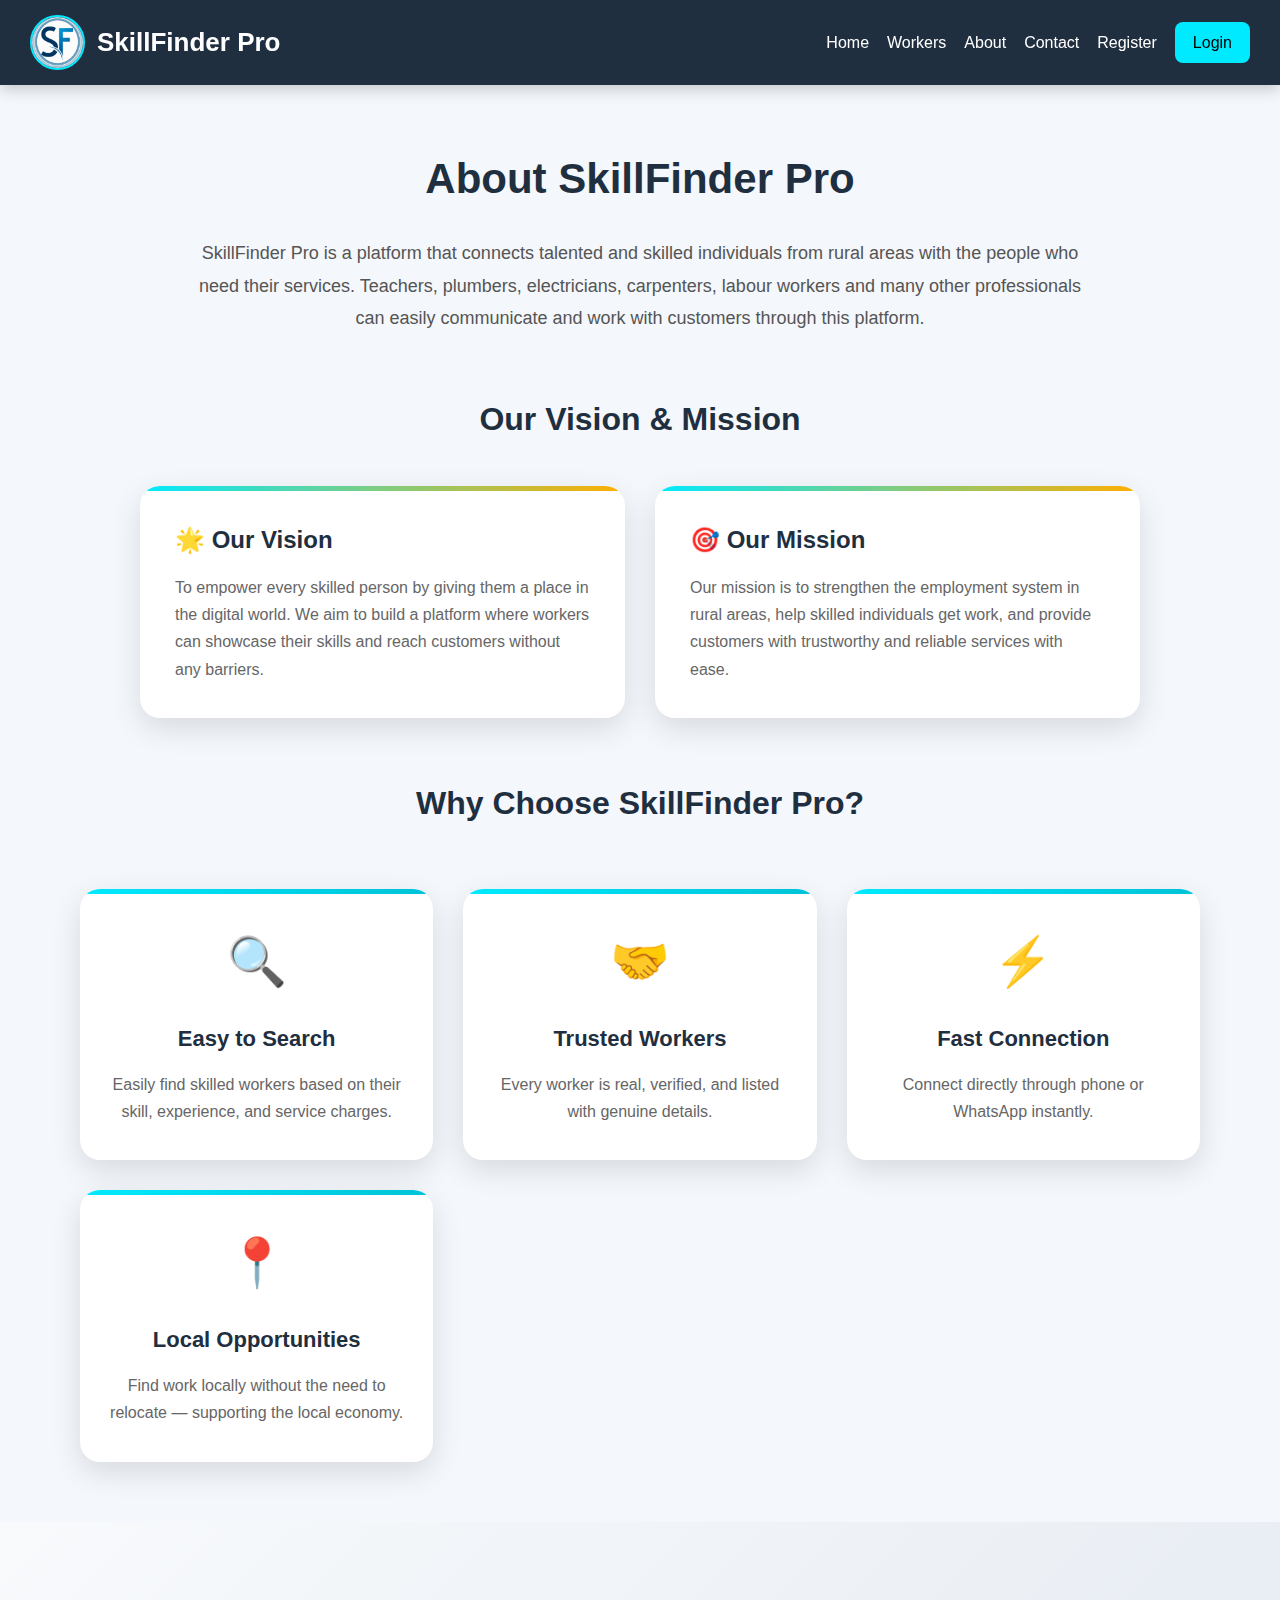
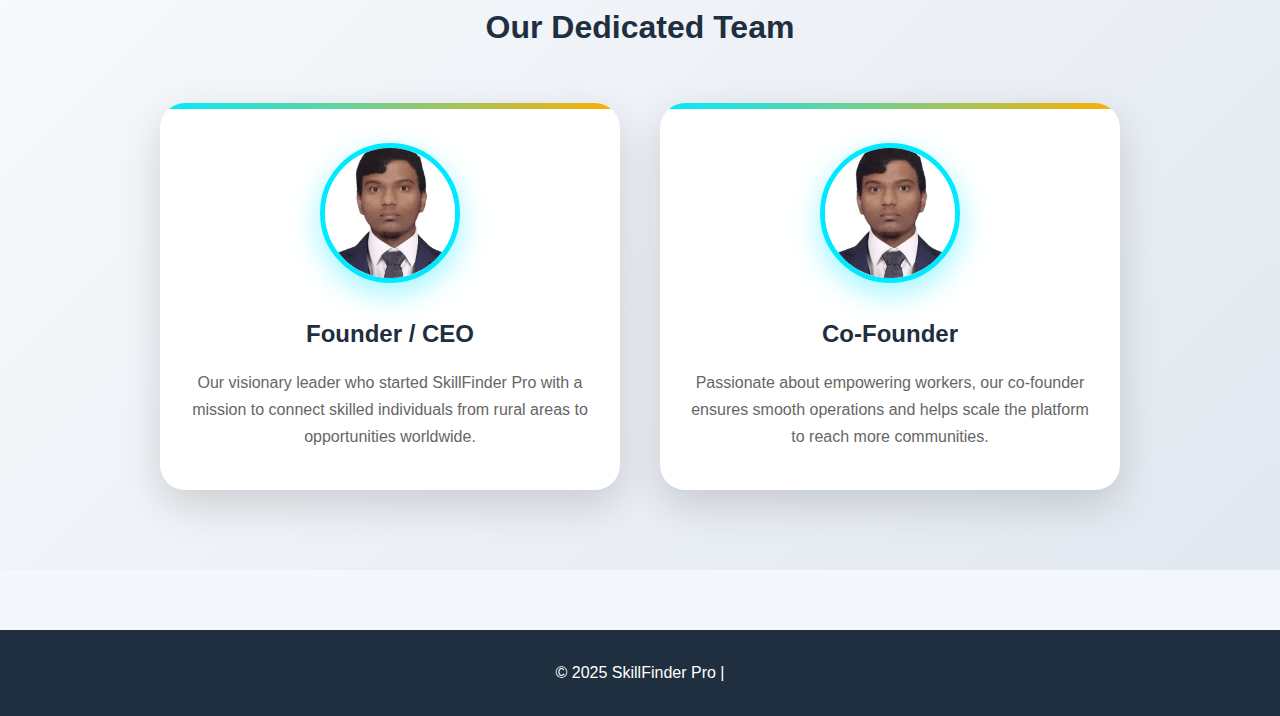
<file: about.html>
<!DOCTYPE html>
<html lang="en">
<head>
    <meta charset="UTF-8">
    <title>About - SkillFinder Pro</title>
    <meta name="viewport" content="width=device-width, initial-scale=1.0">
    <link rel="stylesheet" href="assets/css/about.css">
</head>

<body>
    <!-- HEADER  -->
    <header>
        <div class="logo-container">
            <img src="assets/images/logo.jpg" alt="Logo" class="logo-img">
            <h2 class="logo">SkillFinder Pro</h2>
        </div>
        
        <button class="hamburger" id="hamburger">☰</button>
        
        <nav id="nav-links">
            <a href="index.html">Home</a>
            <a href="workers.html">Workers</a>
            <a href="about.html">About</a>
            <a href="contact.html">Contact</a>
            <a href="register.html">Register</a>
            <a href="login.html" class="login-btn">Login</a>
        </nav>
    </header>

    <!-- ABOUT CONTENT -->
    <div class="about-container">
        <h1 class="about-title">About SkillFinder Pro</h1>

        <p class="about-text">
            SkillFinder Pro is a platform that connects talented and skilled individuals from rural areas
            with the people who need their services. Teachers, plumbers, electricians, carpenters, labour workers 
            and many other professionals can easily communicate and work with customers through this platform.
        </p>

        <!-- MISSION - VISION -->
        <div class="mv-box">
            <h2 class="mv-title">Our Vision & Mission</h2>
            <div class="mv-grid">
                <div class="mv-card">
                    <h3>🌟 Our Vision</h3>
                    <p>To empower every skilled person by giving them a place in the digital world. We aim to build a platform where workers can showcase their skills and reach customers without any barriers.</p>
                </div>
                <div class="mv-card">
                    <h3>🎯 Our Mission</h3>
                    <p>Our mission is to strengthen the employment system in rural areas, help skilled individuals get work, and provide customers with trustworthy and reliable services with ease.</p>
                </div>
            </div>
        </div>

        <!-- WHY CHOOSE US -->
        <h2 class="why-title">Why Choose SkillFinder Pro?</h2>
        <div class="cards">
            <div class="card">
                <div class="card-icon">🔍</div>
                <h3>Easy to Search</h3>
                <p>Easily find skilled workers based on their skill, experience, and service charges.</p>
            </div>
            <div class="card">
                <div class="card-icon">🤝</div>
                <h3>Trusted Workers</h3>
                <p>Every worker is real, verified, and listed with genuine details.</p>
            </div>
            <div class="card">
                <div class="card-icon">⚡</div>
                <h3>Fast Connection</h3>
                <p>Connect directly through phone or WhatsApp instantly.</p>
            </div>
            <div class="card">
                <div class="card-icon">📍</div>
                <h3>Local Opportunities</h3>
                <p>Find work locally without the need to relocate — supporting the local economy.</p>
            </div>
        </div>
    </div>

    <!-- OUR TEAM SECTION -->
    <section class="our-team">
        <h2 class="team-title">Our Dedicated Team</h2>
        <div class="team-container">
            <div class="team-card">
                <img src="assets/images/cofounder.jpeg" alt="Founder / CEO" class="team-img" onerror="this.src='https://via.placeholder.com/200x200/1f2f40/ffffff?text=CEO'">
                <h3>Founder / CEO</h3>
                <p>Our visionary leader who started SkillFinder Pro with a mission to connect skilled individuals from rural areas to opportunities worldwide.</p>
            </div>
            <div class="team-card">
                <img src="assets/images/cofounder.jpeg" alt="Co-Founder" class="team-img" onerror="this.src='https://via.placeholder.com/200x200/1f2f40/ffffff?text=Co-Founder'">
                <h3>Co-Founder</h3>
                <p>Passionate about empowering workers, our co-founder ensures smooth operations and helps scale the platform to reach more communities.</p>
            </div>
        </div>
    </section>

    <!-- FOOTER -->
    <footer>
        © 2025 SkillFinder Pro | 
    </footer>

    <script src="assets/js/about.js"></script>
</body>
</html>
</file>
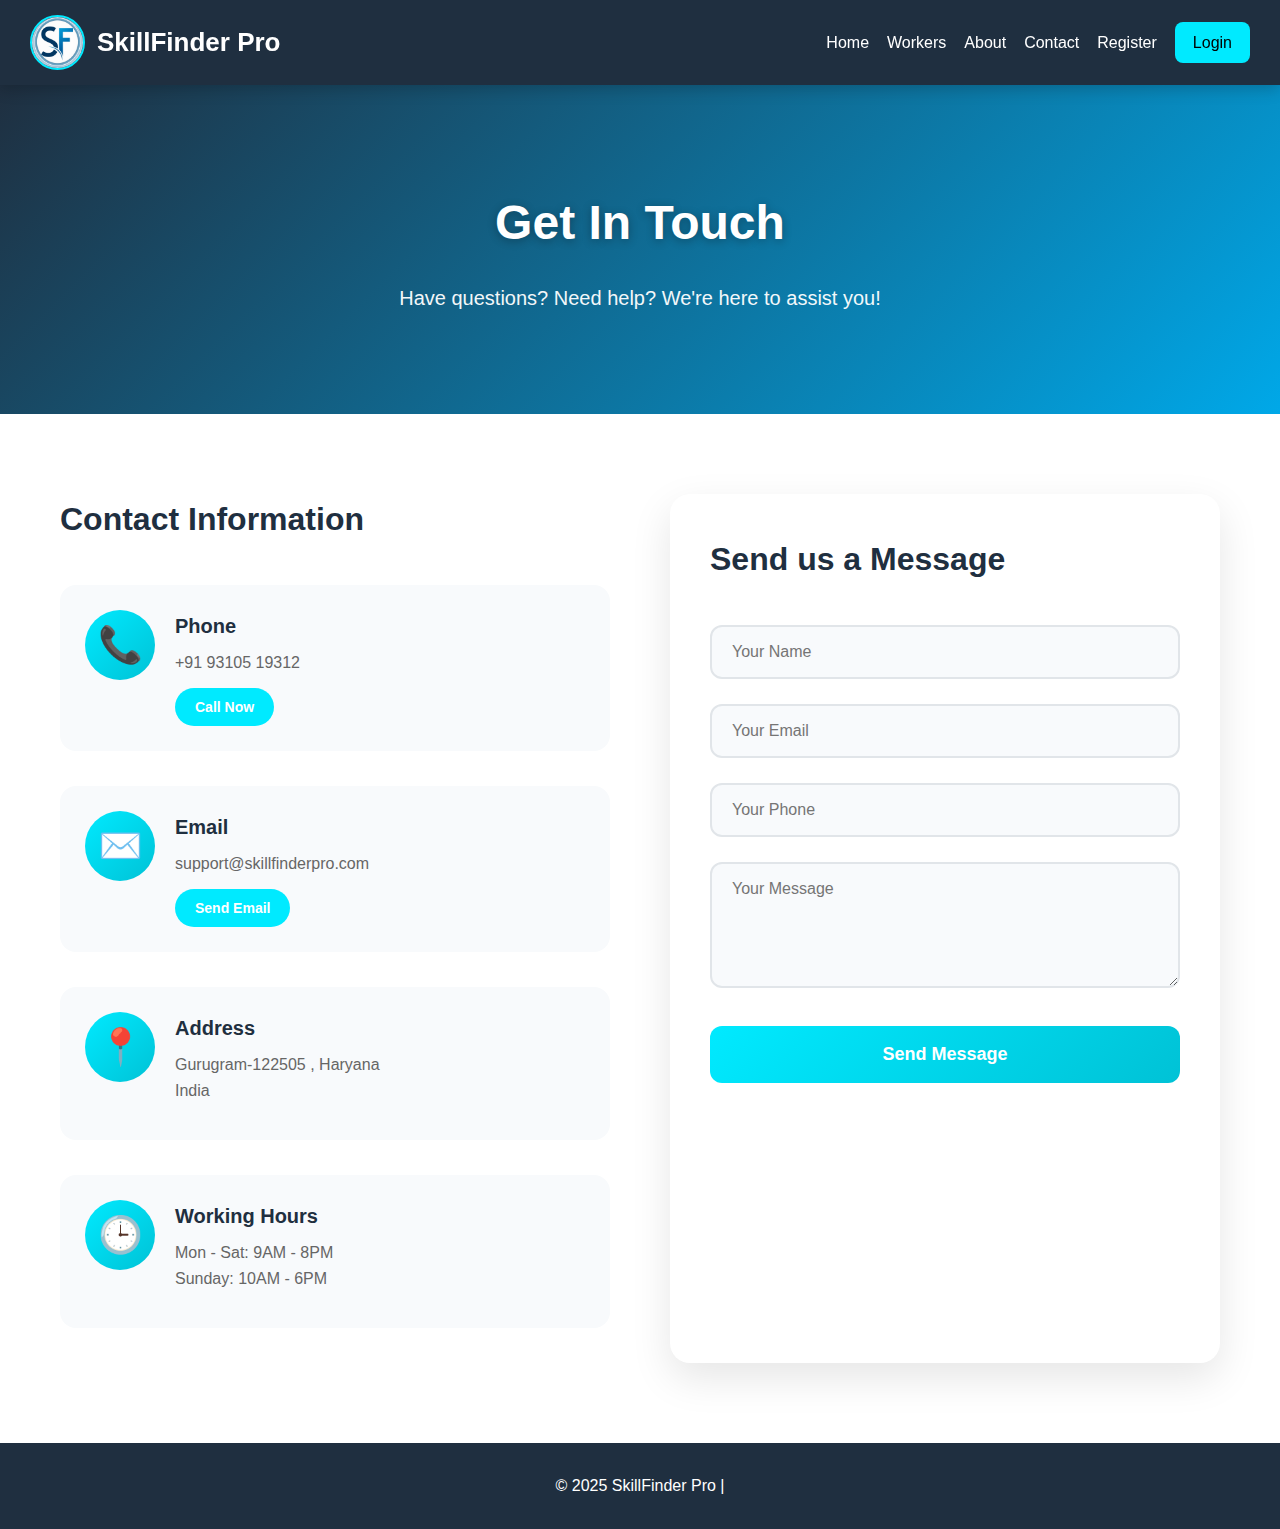
<file: contact.html>
<!DOCTYPE html>
<html lang="en">
<head>
    <meta charset="UTF-8">
    <title>Contact - SkillFinder Pro</title>
    <meta name="viewport" content="width=device-width, initial-scale=1.0">
    <link rel="stylesheet" href="assets/css/contact.css">
</head>

<body>
    <!-- HEADER -->
    <header>
        <div class="logo-container">
            <img src="assets/images/logo.jpg" alt="Logo" class="logo-img">
            <h2 class="logo">SkillFinder Pro</h2>
        </div>
        
        <button class="hamburger" id="hamburger">☰</button>
        
        <nav id="nav-links">
            <a href="index.html">Home</a>
            <a href="workers.html">Workers</a>
            <a href="about.html">About</a>
            <a href="contact.html">Contact</a>
            <a href="register.html">Register</a>
            <a href="login.html" class="login-btn">Login</a>
        </nav>
    </header>

    <main class="contact-main">
        <!-- HERO SECTION -->
        <section class="contact-hero">
            <div class="hero-content">
                <h1 class="hero-title">Get In Touch</h1>
                <p class="hero-text">Have questions? Need help? We're here to assist you!</p>
            </div>
        </section>

        <!-- CONTACT INFO & FORM -->
        <section class="contact-section">
            <div class="container">
                <div class="contact-grid">
                    <!-- CONTACT INFO -->
                    <div class="contact-info">
                        <h2 class="section-title">Contact Information</h2>
                        
                        <div class="info-item">
                            <div class="info-icon">📞</div>
                            <div class="info-details">
                                <h3>Phone</h3>
                                <p>+91 93105 19312</p>
                                <a href="tel:+919310519312" class="call-btn">Call Now</a>
                            </div>
                        </div>

                        <div class="info-item">
                            <div class="info-icon">✉️</div>
                            <div class="info-details">
                                <h3>Email</h3>
                                <p>support@skillfinderpro.com</p>
                                <a href="mailto:support@skillfinderpro.com" class="email-btn">Send Email</a>
                            </div>
                        </div>

                        <div class="info-item">
                            <div class="info-icon">📍</div>
                            <div class="info-details">
                                <h3>Address</h3>
                                <p>Gurugram-122505 , Haryana<br>India </p>
                            </div>
                        </div>

                        <div class="info-item">
                            <div class="info-icon">🕒</div>
                            <div class="info-details">
                                <h3>Working Hours</h3>
                                <p>Mon - Sat: 9AM - 8PM<br>Sunday: 10AM - 6PM</p>
                            </div>
                        </div>
                    </div>

                    <!-- CONTACT FORM -->
                    <div class="contact-form-container">
                        <h2 class="section-title">Send us a Message</h2>
                        <form class="contact-form" id="contactForm">
                            <div class="form-group">
                                <input type="text" id="name" placeholder="Your Name" required>
                            </div>
                            <div class="form-group">
                                <input type="email" id="email" placeholder="Your Email" required>
                            </div>
                            <div class="form-group">
                                <input type="tel" id="phone" placeholder="Your Phone">
                            </div>
                            <div class="form-group full-width">
                                <textarea id="message" placeholder="Your Message" rows="5" required></textarea>
                            </div>
                            <button type="submit" class="submit-btn">Send Message</button>
                        </form>
                        <div class="form-message" id="formMessage"></div>
                    </div>
                </div>
            </div>
        </section>
    </main>

    <!-- FOOTER -->
    <footer>
        © 2025 SkillFinder Pro | 
    </footer>

    <script src="assets/js/contact.js"></script>
</body>
</html>
</file>
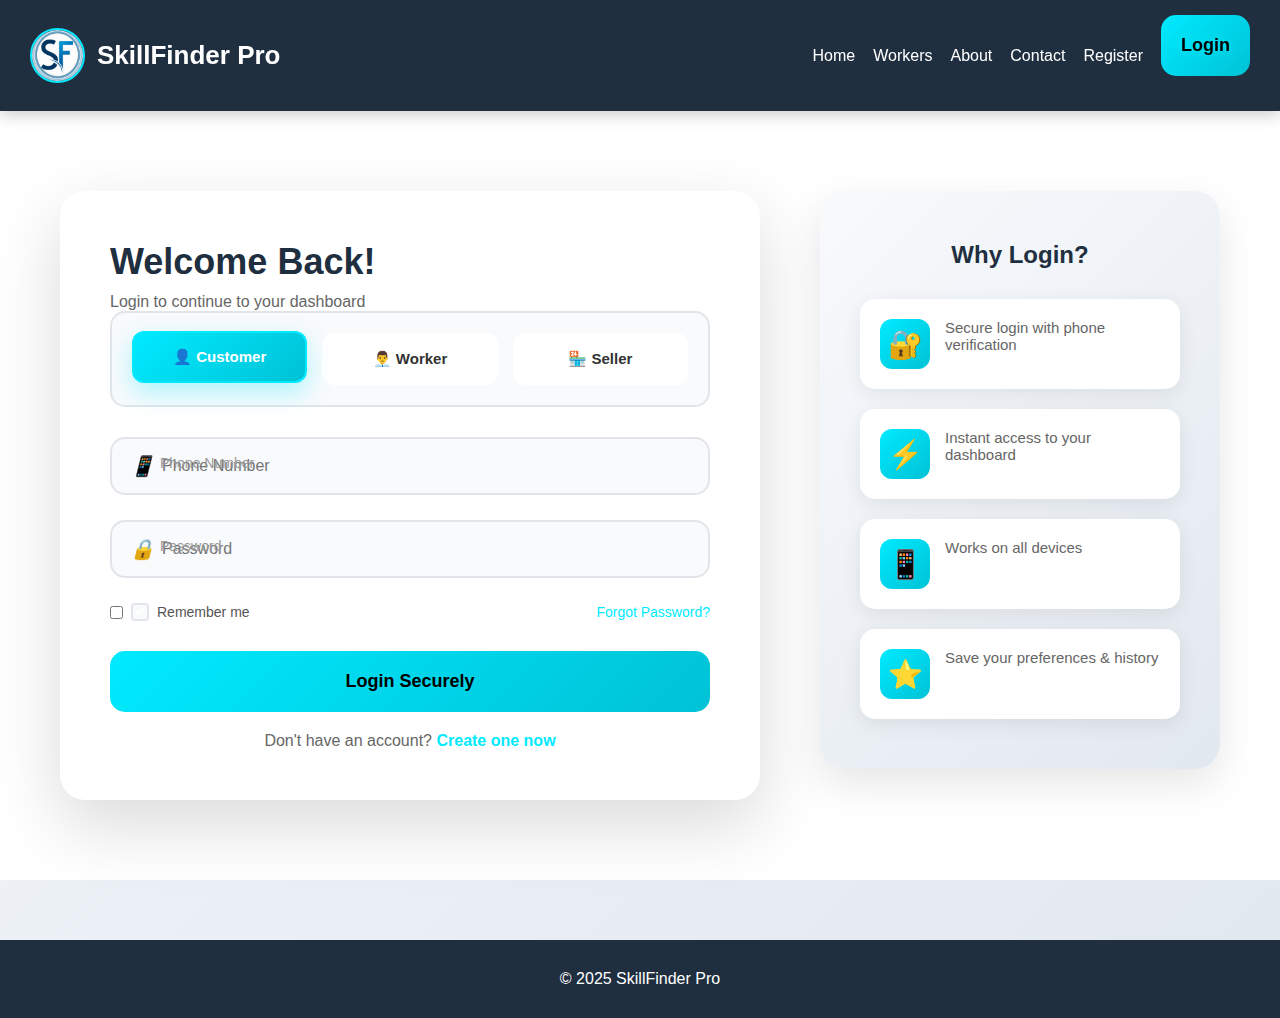
<file: login.html>
<!DOCTYPE html>
<html lang="en">
<head>
    <meta charset="UTF-8">
    <meta name="viewport" content="width=device-width, initial-scale=1.0">
    <title>Login - SkillFinder Pro</title>
    <link rel="stylesheet" href="assets/css/login.css">
</head>

<body>
    <!-- HEADER  -->
    <header>
        <div class="logo-container">
            <img src="assets/images/logo.jpg" alt="Logo" class="logo-img">
            <h2 class="logo">SkillFinder Pro</h2>
        </div>
        
        <button class="hamburger" id="hamburger">☰</button>
        
        <nav id="nav-links">
            <a href="index.html">Home</a>
            <a href="workers.html">Workers</a>
            <a href="about.html">About</a>
            <a href="contact.html">Contact</a>
            <a href="register.html">Register</a>
            <a href="login.html" class="login-btn active">Login</a>
        </nav>
    </header>

    <!-- LOGIN SECTION -->
    <section class="login-section">
        <div class="container">
            <div class="login-grid">
                <!-- LOGIN FORM -->
                <div class="login-box">
                    <div class="login-header">
                        <h2>Welcome Back!</h2>
                        <p>Login to continue to your dashboard</p>
                    </div>

                    <form class="login-form" id="loginForm">
                        <!-- Login Type Selection -->
                        <div class="login-type-selector">
                            <div class="login-type active" data-role="customer">
                                <input type="radio" name="userType" value="customer" id="customerRadio" checked>
                                <label for="customerRadio">👤 Customer</label>
                            </div>
                            <div class="login-type" data-role="worker">
                                <input type="radio" name="userType" value="worker" id="workerRadio">
                                <label for="workerRadio">👨‍💼 Worker</label>
                            </div>
                            <div class="login-type" data-role="seller">
                                <input type="radio" name="userType" value="seller" id="sellerRadio">
                                <label for="sellerRadio">🏪 Seller</label>
                            </div>
                        </div>

                        <!-- Login Fields -->
                        <div class="input-group">
                            <input type="text" id="loginPhone" placeholder="Phone Number" required>
                            <label>Phone Number</label>
                            <i class="icon">📱</i>
                        </div>

                        <div class="input-group">
                            <input type="password" id="loginPassword" placeholder="Password" required>
                            <label>Password</label>
                            <i class="icon">🔒</i>
                        </div>

                        <div class="form-options">
                            <label class="checkbox-container">
                                <input type="checkbox" id="rememberMe">
                                <span class="checkmark"></span>
                                Remember me
                            </label>
                            <a href="#" class="forgot-password">Forgot Password?</a>
                        </div>

                        <button type="submit" class="login-btn">Login Securely</button>
                    </form>

                    <div class="login-footer">
                        <p>Don't have an account? <a href="register.html">Create one now</a></p>
                    </div>

                    <div class="login-message" id="loginMessage"></div>
                </div>

                <!-- LOGIN BENEFITS -->
                <div class="login-benefits">
                    <h3>Why Login?</h3>
                    <div class="benefits-grid">
                        <div class="benefit-item">
                            <div class="benefit-icon">🔐</div>
                            <p>Secure login with phone verification</p>
                        </div>
                        <div class="benefit-item">
                            <div class="benefit-icon">⚡</div>
                            <p>Instant access to your dashboard</p>
                        </div>
                        <div class="benefit-item">
                            <div class="benefit-icon">📱</div>
                            <p>Works on all devices</p>
                        </div>
                        <div class="benefit-item">
                            <div class="benefit-icon">⭐</div>
                            <p>Save your preferences & history</p>
                        </div>
                    </div>
                </div>
            </div>
        </div>
    </section>

    <!-- FOOTER -->
    <footer>
        © 2025 SkillFinder Pro 
    </footer>

    <script src="assets/js/login.js"></script>
</body>
</html>
</file>
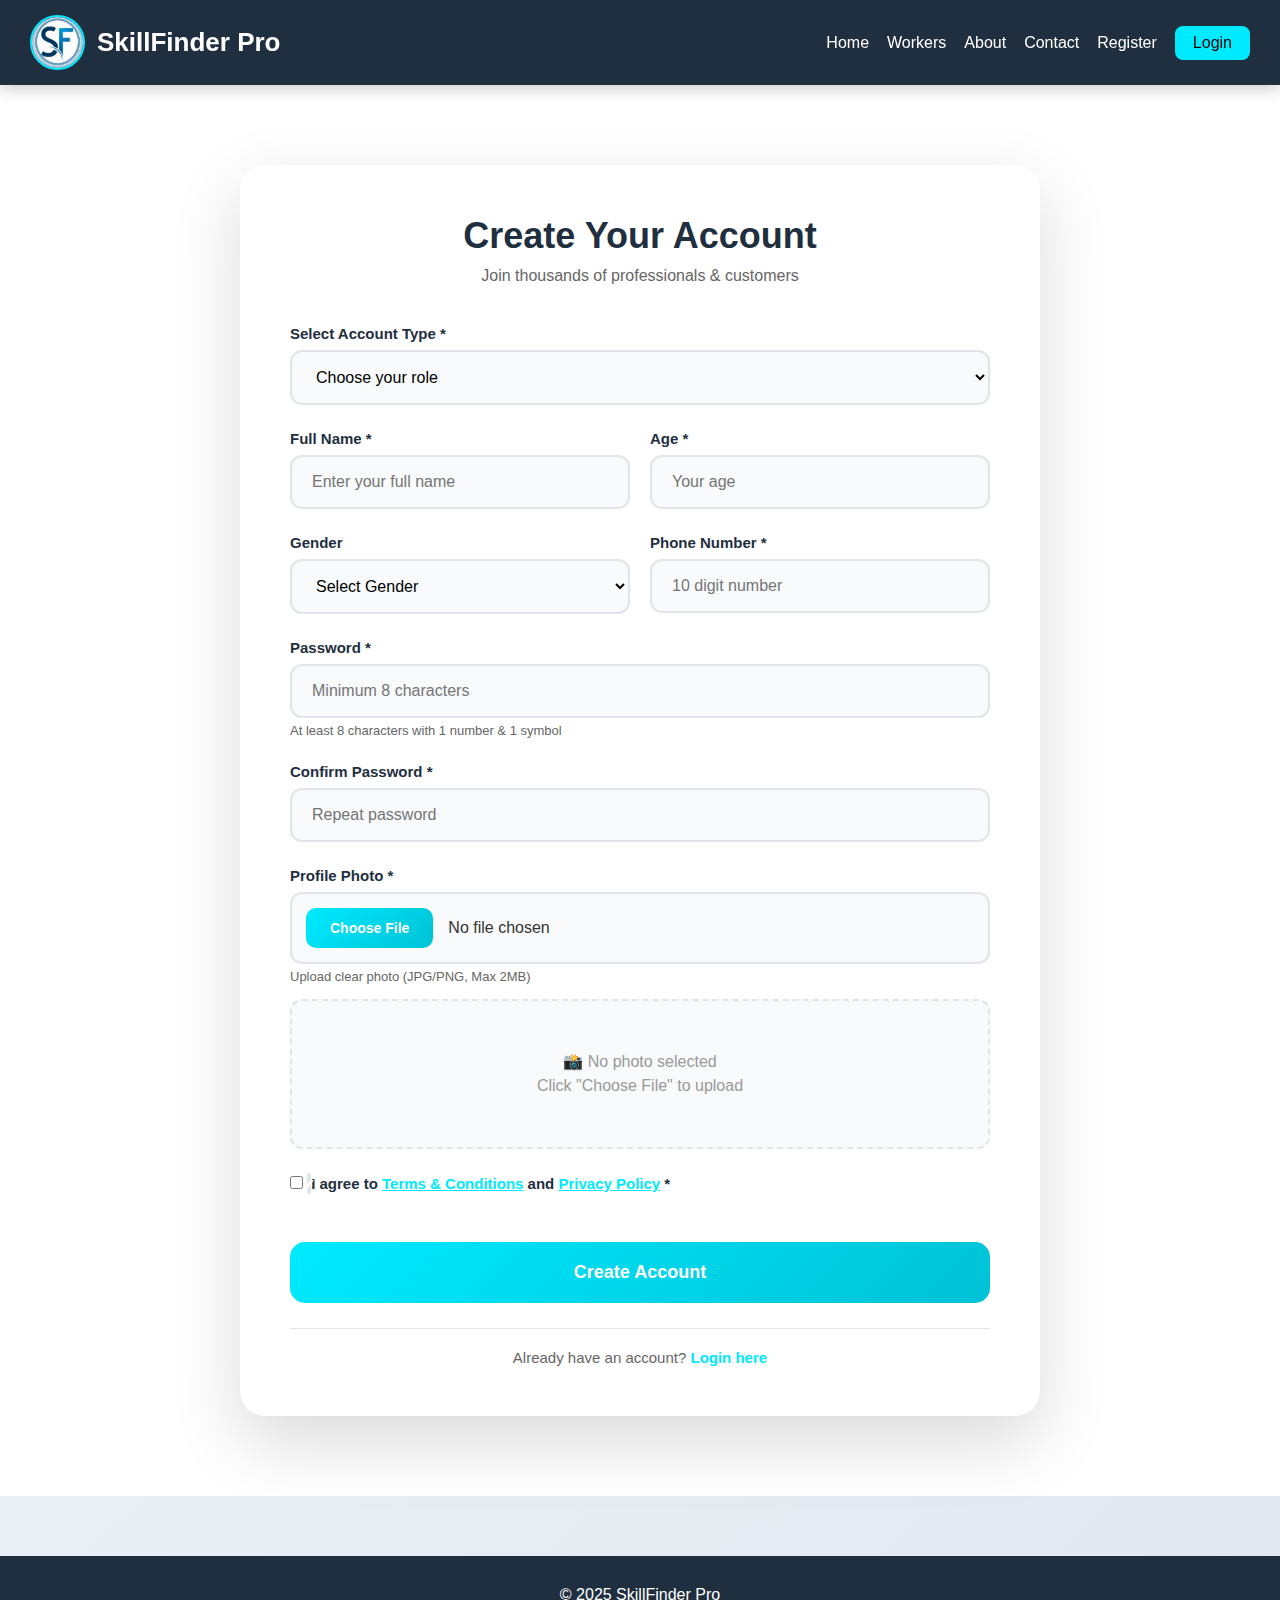
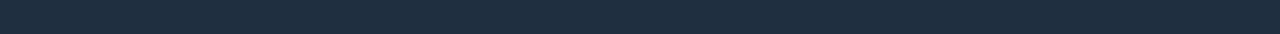
<file: register.html>
<!DOCTYPE html>
<html lang="en">
<head>
    <meta charset="UTF-8">
    <title>Register - SkillFinder Pro</title>
    <meta name="viewport" content="width=device-width, initial-scale=1.0">
    <link rel="stylesheet" href="assets/css/register.css">
</head>

<body>
    <!-- HEADER  -->
    <header>
        <div class="logo-container">
            <img src="assets/images/logo.jpg" alt="Logo" class="logo-img">
            <h2 class="logo">SkillFinder Pro</h2>
        </div>
        
        <button class="hamburger" id="hamburger">☰</button>
        
        <nav id="nav-links">
            <a href="index.html">Home</a>
            <a href="workers.html">Workers</a>
            <a href="about.html">About</a>
            <a href="contact.html">Contact</a>
            <a href="register.html">Register</a>
            <a href="login.html" class="login-btn">Login</a>
        </nav>
    </header>

    <!-- REGISTER SECTION -->
    <section class="register-section">
        <div class="container">
            <div class="form-box">
                <h2 class="form-title">Create Your Account</h2>
                <p class="form-subtitle">Join thousands of professionals & customers</p>

                <!-- Account Type -->
                <div class="form-group">
                    <label for="role">Select Account Type *</label>
                    <select id="role" onchange="toggleFields()" required>
                        <option value="">Choose your role</option>
                        <option value="worker">👨‍💼 Worker/Professional</option>
                        <option value="customer">👤 Customer</option>
                        <option value="seller">🏪 Business Owner</option>
                    </select>
                </div>

                <!-- COMMON FIELDS -->
                <div class="form-row">
                    <div class="form-group">
                        <label for="name">Full Name *</label>
                        <input type="text" id="name" placeholder="Enter your full name" required>
                    </div>
                    <div class="form-group">
                        <label for="age">Age *</label>
                        <input type="number" id="age" min="18" max="100" placeholder="Your age" required>
                    </div>
                </div>

                <div class="form-row">
                    <div class="form-group">
                        <label for="gender">Gender</label>
                        <select id="gender">
                            <option value="">Select Gender</option>
                            <option value="male">Male</option>
                            <option value="female">Female</option>
                            <option value="other">Other</option>
                        </select>
                    </div>
                    <div class="form-group">
                        <label for="phone">Phone Number *</label>
                        <input type="tel" id="phone" placeholder="10 digit number" required>
                    </div>
                </div>

                <!-- WORKER/SELLER FIELDS -->
                <div id="workerSellerFields" style="display: none;">
                    <h3 class="field-group-title">Professional Details</h3>
                    
                    <div class="form-row">
                        <div class="form-group">
                            <label for="skill">Skill / Business Type *</label>
                            <input type="text" id="skill" placeholder="Ex: Plumber, Electrician, Grocery Store" required>
                        </div>
                        <div class="form-group">
                            <label for="experience">Experience (Years) *</label>
                            <input type="number" id="experience" min="0" max="50" placeholder="0-50 years" required>
                        </div>
                    </div>

                    <div class="form-row">
                        <div class="form-group">
                            <label for="fees">Fees (₹/hr or ₹/day) *</label>
                            <input type="number" id="fees" min="50" max="5000" placeholder="Enter your charges" required>
                        </div>
                        <div class="form-group">
                            <label for="location">Village / Location *</label>
                            <input type="text" id="location" placeholder="Your village/city" required>
                        </div>
                    </div>

                    <div class="form-group">
                        <label for="photo">Profile Photo</label>
                        <input type="file" id="photo" accept="image/*">
                        <small>Upload clear photo (Max 2MB)</small>
                    </div>
                </div>

                <!-- CUSTOMER FIELDS -->
                <div id="customerFields" style="display: none;">
                    <h3 class="field-group-title">Customer Details</h3>
                    <div class="form-group">
                        <label for="address">Full Address *</label>
                        <textarea id="address" rows="3" placeholder="House no, Street, Village/City, PIN code" required></textarea>
                    </div>
                </div>

                <!-- PASSWORD -->
                <div class="form-group">
                    <label for="password">Password *</label>
                    <input type="password" id="password" placeholder="Minimum 8 characters" required>
                    <small>At least 8 characters with 1 number & 1 symbol</small>
                </div>

                <div class="form-group">
                    <label for="confirmPassword">Confirm Password *</label>
                    <input type="password" id="confirmPassword" placeholder="Repeat password" required>
                </div>

                <!-- PHOTO UPLOAD SECTION (replace existing photo field) -->
<div class="form-group">
    <label for="photo">Profile Photo *</label>
    <input type="file" id="photo" accept="image/*" required onchange="previewPhoto(this)">
    <small>Upload clear photo (JPG/PNG, Max 2MB)</small>
    <div class="photo-preview" id="photoPreview">
        <img id="previewImg" style="display: none;">
        <div id="noPhoto" class="no-photo-text">📸 No photo selected<br>Click "Choose File" to upload</div>
    </div>
</div>

                <!-- TERMS -->
                <div class="form-group checkbox-group">
                    <label class="checkbox-container">
                        <input type="checkbox" id="terms" required>
                        <span class="checkmark"></span>
                        I agree to <a href="#" style="color: #00eaff;">Terms & Conditions</a> and <a href="#" style="color: #00eaff;">Privacy Policy</a> *
                    </label>
                </div>

                <button type="submit" class="register-btn" onclick="submitForm()">Create Account</button>

                <div class="form-footer">
                    Already have an account? <a href="login.html">Login here</a>
                </div>
            </div>
        </div>
    </section>

    <!-- FOOTER -->
    <footer>
        © 2025 SkillFinder Pro 
    </footer>

    <script src="assets/js/register.js"></script>
</body>
</html>
</file>
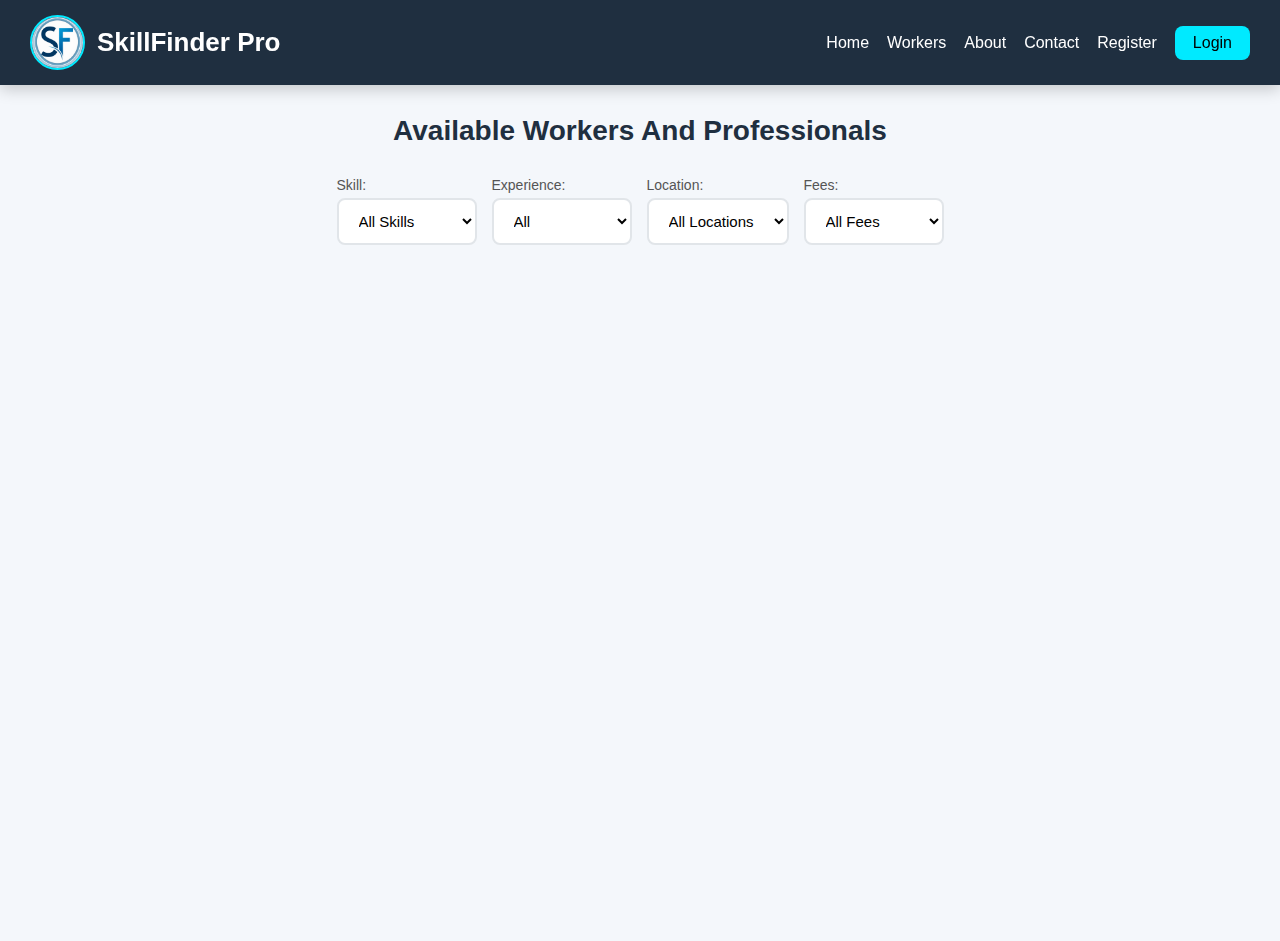
<file: workers.html>
<!DOCTYPE html>
<html lang="en">
<head>
    <meta charset="UTF-8">
    <title>Workers - SkillFinder Pro</title>
    <meta name="viewport" content="width=device-width, initial-scale=1.0">
    
    <!-- CSS -->
    <link rel="stylesheet" href="assets/css/worker.css">
</head>

<body>
    <!-- HEADER -->
    <header>
        <div class="logo-container">
            <img src="assets/images/logo.jpg" alt="Logo" class="logo-img">
            <h2 class="logo">SkillFinder Pro</h2>
        </div>
        
        <!-- HAMBURGER BUTTON -->
        <button class="hamburger" id="hamburger">☰</button>
        
        <!-- NAV WITH ID -->
        <nav id="nav-links">
            <a href="index.html">Home</a>
            <a href="workers.html">Workers</a>
            <a href="about.html">About</a>
            <a href="contact.html">Contact</a>
            <a href="register.html">Register</a>
            <a href="login.html" class="login-btn">Login</a>
        </nav>
    </header>

    <main>
        <!-- SUB HEADER -->
        <h2 class="sub-header">Available Workers And Professionals</h2>

        <!-- FILTERS -->
        <div class="filters">
            <div class="filter-group">
                <label for="filterSkill">Skill:</label>
                <select id="filterSkill">
                    <option value="">All Skills</option>
                    <option value="Teacher">Teacher</option>
                    <option value="Plumber">Plumber</option>
                    <option value="Electrician">Electrician</option>
                    <option value="Carpenter">Carpenter</option>
                    <option value="Painter">Painter</option>
                </select>
            </div>

            <div class="filter-group">
                <label for="filterExperience">Experience:</label>
                <select id="filterExperience">
                    <option value="">All</option>
                    <option value="1">1+ Years</option>
                    <option value="3">3+ Years</option>
                    <option value="5">5+ Years</option>
                </select>
            </div>

            <div class="filter-group">
                <label for="filterLocation">Location:</label>
                <select id="filterLocation">
                    <option value="">All Locations</option>
                    <option value="Gurugram">Gurugram</option>
                    <option value="Rewari">Rewari</option>
                    <option value="Jhajjar">Jhajjar</option>
                    <option value="Faridabad">Faridabad</option>
                    <option value="Other">Other</option>
                </select>
            </div>

            <div class="filter-group">
                <label for="filterFees">Fees:</label>
                <select id="filterFees">
                    <option value="">All Fees</option>
                    <option value="0-200">₹0 - 200</option>
                    <option value="200-500">₹200 - 500</option>
                    <option value="500+">₹500+</option>
                </select>
            </div>
        </div>

        <!-- WORKER CARDS -->
        <div class="worker-list" id="worker-list" role="list"></div>
    </main>

    <script src="assets/js/worker.js" defer></script>
</body>
</html>
</file>
<file: assets/css/about.css>
/* ========================= ABOUT PAGE  ========================= */
* {
    margin: 0;
    padding: 0;
    box-sizing: border-box;
    font-family: "Poppins", sans-serif;
}

body {
    background: #f4f7fb;
    color: #333;
    line-height: 1.6;
}

/* ========================= HEADER  ========================= */
header {
    width: 100%;
    padding: 15px 30px;
    background: #1f2f40;
    color: #fff;
    display: flex;
    justify-content: space-between;
    align-items: center;
    position: sticky;
    top: 0;
    z-index: 1000;
    box-shadow: 0 4px 15px rgba(0,0,0,0.2);
}

.logo-container {
    display: flex;
    align-items: center;
    gap: 12px;
}

.logo-img {
    width: 55px;
    height: 55px;
    object-fit: cover;
    border-radius: 50%;
    border: 2px solid #00eaff;
}

.logo {
    font-size: 26px;
    font-weight: bold;
}

.hamburger {
    display: none;
    font-size: 28px;
    background: none;
    border: none;
    color: #fff;
    cursor: pointer;
}

nav {
    display: flex;
    align-items: center;
}

nav a {
    margin-left: 18px;
    color: #fff;
    text-decoration: none;
    font-size: 16px;
    font-weight: 500;
    transition: 0.3s ease;
}

nav a:hover {
    color: #00eaff;
    text-shadow: 0 0 8px #00eaff;
}

.login-btn {
    padding: 8px 18px;
    background: #00eaff;
    border-radius: 8px;
    color: #000 !important;
}

/* ========================= ABOUT CONTENT ========================= */
.about-container {
    max-width: 1200px;
    margin: 60px auto;
    padding: 0 20px;
}

.about-title {
    text-align: center;
    font-size: 42px;
    color: #1f2f40;
    margin-bottom: 25px;
    font-weight: 700;
}

.about-text {
    font-size: 18px;
    text-align: center;
    color: #555;
    line-height: 1.8;
    max-width: 900px;
    margin: 0 auto 50px auto;
}

/* ========================= MISSION & VISION ========================= */
.mv-box {
    margin: 60px 0;
}

.mv-title, .why-title, .team-title {
    text-align: center;
    font-size: 32px;
    color: #1f2f40;
    margin-bottom: 40px;
    font-weight: 700;
}

.mv-grid {
    display: grid;
    grid-template-columns: repeat(auto-fit, minmax(350px, 1fr));
    gap: 30px;
    max-width: 1000px;
    margin: 0 auto;
}

.mv-card {
    background: #fff;
    padding: 35px;
    border-radius: 20px;
    box-shadow: 0 10px 30px rgba(0,0,0,0.12);
    transition: all 0.4s ease;
    position: relative;
    overflow: hidden;
}

.mv-card::before {
    content: '';
    position: absolute;
    top: 0;
    left: 0;
    right: 0;
    height: 5px;
    background: linear-gradient(90deg, #00eaff, #ffae00);
}

.mv-card:hover {
    transform: translateY(-10px);
    box-shadow: 0 20px 40px rgba(0,0,0,0.2);
}

.mv-card h3 {
    font-size: 24px;
    color: #1f2f40;
    margin-bottom: 15px;
    font-weight: 700;
}

.mv-card p {
    font-size: 16px;
    color: #666;
    line-height: 1.7;
}

/* ========================= WHY CHOOSE US CARDS ========================= */
.cards {
    display: grid;
    grid-template-columns: repeat(auto-fit, minmax(280px, 1fr));
    gap: 30px;
    max-width: 1200px;
    margin: 60px auto;
    padding: 0 20px;
}

.card {
    background: #fff;
    padding: 35px 25px;
    border-radius: 20px;
    text-align: center;
    box-shadow: 0 10px 30px rgba(0,0,0,0.12);
    transition: all 0.4s ease;
    position: relative;
    overflow: hidden;
}

.card::before {
    content: '';
    position: absolute;
    top: 0;
    left: 0;
    right: 0;
    height: 5px;
    background: linear-gradient(135deg, #00eaff, #00c2d6);
}

.card:hover {
    transform: translateY(-12px);
    box-shadow: 0 25px 50px rgba(0,0,0,0.2);
}

.card-icon {
    font-size: 48px;
    margin-bottom: 20px;
    display: block;
}

.card h3 {
    font-size: 22px;
    color: #1f2f40;
    margin-bottom: 15px;
    font-weight: 700;
}

.card p {
    font-size: 16px;
    color: #666;
    line-height: 1.7;
}

/* ========================= TEAM SECTION ========================= */
.our-team {
    background: linear-gradient(135deg, #f8fafc 0%, #e2e8f0 100%);
    padding: 80px 0;
    margin: 60px 0;
}

.team-title {
    text-align: center;
    font-size: 32px;
    color: #1f2f40;
    margin-bottom: 50px;
}

.team-container {
    display: grid;
    grid-template-columns: repeat(auto-fit, minmax(320px, 1fr));
    gap: 40px;
    max-width: 1000px;
    margin: 0 auto;
    padding: 0 20px;
}

.team-card {
    background: #fff;
    padding: 40px 30px;
    border-radius: 25px;
    text-align: center;
    box-shadow: 0 15px 40px rgba(0,0,0,0.15);
    transition: all 0.4s ease;
    position: relative;
    overflow: hidden;
}

.team-card::before {
    content: '';
    position: absolute;
    top: 0;
    left: 0;
    right: 0;
    height: 6px;
    background: linear-gradient(90deg, #00eaff, #ffae00);
}

.team-card:hover {
    transform: translateY(-15px);
    box-shadow: 0 30px 60px rgba(0,0,0,0.25);
}

.team-img {
    width: 140px;
    height: 140px;
    border-radius: 50%;
    margin: 0 auto 25px auto;
    object-fit: cover;
    border: 5px solid #00eaff;
    box-shadow: 0 10px 30px rgba(0,234,255,0.4);
}

.team-card h3 {
    font-size: 24px;
    color: #1f2f40;
    margin-bottom: 15px;
    font-weight: 700;
}

.team-card p {
    font-size: 16px;
    color: #666;
    line-height: 1.7;
}

/* ========================= FOOTER ========================= */
footer {
    background: #1f2f40;
    padding: 30px;
    text-align: center;
    color: #fff;
    font-size: 16px;
}

/* ========================= MOBILE RESPONSIVE ========================= */
@media (max-width: 768px) {
    header {
        padding: 12px 20px;
    }
    
    .logo-img {
        width: 45px;
        height: 45px;
    }
    
    .logo {
        font-size: 22px;
    }
    
    .hamburger {
        display: block;
    }
    
    #nav-links {
        display: none !important;
        position: absolute;
        top: 100%;
        left: 0;
        width: 100%;
        background: #1f2f40;
        flex-direction: column;
        padding: 20px 0;
        border-top: 2px solid #00eaff;
        box-shadow: 0 5px 20px rgba(0,0,0,0.3);
        z-index: 999;
    }
    
    #nav-links.active {
        display: flex !important;
    }
    
    #nav-links a {
        margin: 8px 0;
        padding: 15px 20px;
        font-size: 17px;
        border-bottom: 1px solid rgba(255,255,255,0.1);
        display: block;
    }
    
    header {
        position: relative;
    }
    
    .about-title, .mv-title, .why-title, .team-title {
        font-size: 28px;
    }
    
    .about-text {
        font-size: 16px;
        padding: 0 15px;
    }
    
    .mv-grid, .cards, .team-container {
        grid-template-columns: 1fr;
        gap: 25px;
    }
    
    .mv-card, .card, .team-card {
        padding: 25px 20px;
    }
    
    .team-img {
        width: 120px;
        height: 120px;
    }
    
    .about-container {
        padding: 0 15px;
        margin: 40px auto;
    }
    
    .our-team {
        padding: 50px 0;
        margin: 40px 0;
    }
}

@media (max-width: 480px) {
    .about-title, .mv-title, .why-title, .team-title {
        font-size: 24px;
    }
    
    .cards {
        gap: 20px;
        padding: 0 10px;
    }
    
    .team-img {
        width: 100px;
        height: 100px;
    }
}
</file>
<file: assets/css/contact.css>
/* ========================= CONTACT PAGE  ========================= */
* {
    margin: 0;
    padding: 0;
    box-sizing: border-box;
    font-family: "Poppins", sans-serif;
}

body {
    background: #f4f7fb;
    color: #333;
    line-height: 1.6;
}

/* HEADER  */
header {
    width: 100%;
    padding: 15px 30px;
    background: #1f2f40;
    color: #fff;
    display: flex;
    justify-content: space-between;
    align-items: center;
    position: sticky;
    top: 0;
    z-index: 1000;
    box-shadow: 0 4px 15px rgba(0,0,0,0.2);
}

.logo-container {
    display: flex;
    align-items: center;
    gap: 12px;
}

.logo-img {
    width: 55px;
    height: 55px;
    object-fit: cover;
    border-radius: 50%;
    border: 2px solid #00eaff;
}

.logo {
    font-size: 26px;
    font-weight: bold;
}

.hamburger {
    display: none;
    font-size: 28px;
    background: none;
    border: none;
    color: #fff;
    cursor: pointer;
}

nav {
    display: flex;
    align-items: center;
}

nav a {
    margin-left: 18px;
    color: #fff;
    text-decoration: none;
    font-size: 16px;
    font-weight: 500;
    transition: 0.3s ease;
}

nav a:hover {
    color: #00eaff;
    text-shadow: 0 0 8px #00eaff;
}

.login-btn {
    padding: 8px 18px;
    background: #00eaff;
    border-radius: 8px;
    color: #000 !important;
}

/* HERO SECTION */
.contact-hero {
    background: linear-gradient(135deg, #1f2f40 0%, #00a8e8 100%);
    padding: 100px 0;
    text-align: center;
    color: white;
}

.hero-content {
    max-width: 600px;
    margin: 0 auto;
    padding: 0 20px;
}

.hero-title {
    font-size: 48px;
    font-weight: 700;
    margin-bottom: 20px;
    text-shadow: 0 2px 10px rgba(0,0,0,0.3);
}

.hero-text {
    font-size: 20px;
    opacity: 0.95;
}

/* CONTACT SECTION */
.contact-section {
    padding: 80px 0;
    background: white;
}

.container {
    max-width: 1200px;
    margin: 0 auto;
    padding: 0 20px;
}

.contact-grid {
    display: grid;
    grid-template-columns: 1fr 1fr;
    gap: 60px;
}

.section-title {
    font-size: 32px;
    color: #1f2f40;
    margin-bottom: 40px;
    font-weight: 700;
}

.info-item {
    display: flex;
    gap: 20px;
    margin-bottom: 35px;
    padding: 25px;
    background: #f8fafc;
    border-radius: 16px;
    transition: all 0.3s ease;
}

.info-item:hover {
    transform: translateX(10px);
    box-shadow: 0 15px 30px rgba(0,0,0,0.1);
}

.info-icon {
    font-size: 36px;
    width: 70px;
    height: 70px;
    background: linear-gradient(135deg, #00eaff, #00c2d6);
    border-radius: 50%;
    display: flex;
    align-items: center;
    justify-content: center;
    color: white;
    flex-shrink: 0;
}

.info-details h3 {
    font-size: 20px;
    color: #1f2f40;
    margin-bottom: 8px;
    font-weight: 600;
}

.info-details p {
    color: #666;
    margin-bottom: 12px;
    font-size: 16px;
}

.call-btn, .email-btn {
    display: inline-block;
    padding: 8px 20px;
    background: #00eaff;
    color: white;
    text-decoration: none;
    border-radius: 25px;
    font-size: 14px;
    font-weight: 600;
    transition: all 0.3s ease;
}

.call-btn:hover, .email-btn:hover {
    transform: translateY(-2px);
    box-shadow: 0 8px 20px rgba(0,234,255,0.4);
}

/* CONTACT FORM */
.contact-form-container {
    background: #fff;
    padding: 40px;
    border-radius: 20px;
    box-shadow: 0 15px 40px rgba(0,0,0,0.1);
}

.form-group {
    margin-bottom: 25px;
}

.form-group.full-width {
    margin-bottom: 30px;
}

.form-group input,
.form-group textarea {
    width: 100%;
    padding: 16px 20px;
    border: 2px solid #e1e5e9;
    border-radius: 12px;
    font-size: 16px;
    font-family: inherit;
    transition: all 0.3s ease;
    background: #f8fafc;
}

.form-group input:focus,
.form-group textarea:focus {
    outline: none;
    border-color: #00eaff;
    box-shadow: 0 0 0 3px rgba(0,234,255,0.1);
    background: white;
}

.form-group textarea {
    resize: vertical;
    min-height: 120px;
}

.submit-btn {
    width: 100%;
    padding: 18px;
    background: linear-gradient(135deg, #00eaff, #00c2d6);
    color: white;
    border: none;
    border-radius: 12px;
    font-size: 18px;
    font-weight: 600;
    cursor: pointer;
    transition: all 0.3s ease;
}

.submit-btn:hover {
    transform: translateY(-3px);
    box-shadow: 0 15px 30px rgba(0,234,255,0.4);
}

.form-message {
    margin-top: 20px;
    padding: 15px;
    border-radius: 10px;
    text-align: center;
    font-weight: 500;
    display: none;
}

.form-message.success {
    background: #d4edda;
    color: #155724;
    border: 1px solid #c3e6cb;
}

.form-message.error {
    background: #f8d7da;
    color: #721c24;
    border: 1px solid #f5c6cb;
}

/* FOOTER */
footer {
    background: #1f2f40;
    padding: 30px;
    text-align: center;
    color: #fff;
    font-size: 16px;
}

/* MOBILE RESPONSIVE */
@media (max-width: 768px) {
    header {
        padding: 12px 20px;
    }
    
    .logo-img {
        width: 45px;
        height: 45px;
    }
    
    .logo {
        font-size: 22px;
    }
    
    .hamburger {
        display: block;
    }
    
    #nav-links {
        display: none !important;
        position: absolute;
        top: 100%;
        left: 0;
        width: 100%;
        background: #1f2f40;
        flex-direction: column;
        padding: 20px 0;
        border-top: 2px solid #00eaff;
        box-shadow: 0 5px 20px rgba(0,0,0,0.3);
        z-index: 999;
    }
    
    #nav-links.active {
        display: flex !important;
    }
    
    #nav-links a {
        margin: 8px 0;
        padding: 15px 20px;
        font-size: 17px;
        border-bottom: 1px solid rgba(255,255,255,0.1);
        display: block;
    }
    
    .contact-hero {
        padding: 80px 0;
    }
    
    .hero-title {
        font-size: 36px;
    }
    
    .contact-grid {
        grid-template-columns: 1fr;
        gap: 40px;
    }
    
    .section-title {
        font-size: 28px;
    }
    
    .info-item {
        padding: 20px;
    }
    
    .contact-form-container {
        padding: 30px 25px;
    }
    
    .form-group input,
    .form-group textarea {
        padding: 14px 18px;
    }
}

@media (max-width: 480px) {
    .hero-title {
        font-size: 28px;
    }
    
    .section-title {
        font-size: 24px;
    }
}
</file>
<file: assets/css/login.css>
/* ========================= LOGIN PAGE - PROFESSIONAL DESIGN ========================= */
* {
    margin: 0;
    padding: 0;
    box-sizing: border-box;
    font-family: "Poppins", sans-serif;
}

body {
    background: linear-gradient(135deg, #f4f7fb 0%, #e2e8f0 100%);
    color: #333;
    min-height: 100vh;
}

/* HEADER (SAME AS OTHERS) */
header {
    width: 100%;
    padding: 15px 30px;
    background: #1f2f40;
    color: #fff;
    display: flex;
    justify-content: space-between;
    align-items: center;
    position: sticky;
    top: 0;
    z-index: 1000;
    box-shadow: 0 4px 15px rgba(0,0,0,0.2);
}

.logo-container { display: flex; align-items: center; gap: 12px; }
.logo-img { width: 55px; height: 55px; object-fit: cover; border-radius: 50%; border: 2px solid #00eaff; }
.logo { font-size: 26px; font-weight: bold; }
.hamburger { display: none; font-size: 28px; background: none; border: none; color: #fff; cursor: pointer; }
nav { display: flex; align-items: center; }
nav a { margin-left: 18px; color: #fff; text-decoration: none; font-size: 16px; font-weight: 500; transition: 0.3s ease; }
nav a:hover, nav a.active { color: #00eaff; text-shadow: 0 0 8px #00eaff; }
.login-btn { padding: 8px 18px; background: #00eaff; border-radius: 8px; color: #000 !important; }

/* LOGIN SECTION */
.login-section { padding: 80px 0; background: #fff; }
.container { max-width: 1200px; margin: 0 auto; padding: 0 20px; }
.login-grid { display: grid; grid-template-columns: 1fr 400px; gap: 60px; align-items: start; }

/* LOGIN BOX */
.login-box {
    background: #fff;
    padding: 50px;
    border-radius: 25px;
    box-shadow: 0 25px 70px rgba(0,0,0,0.15);
}

.login-header h2 {
    font-size: 36px;
    color: #1f2f40;
    margin-bottom: 10px;
    font-weight: 700;
}

.login-header p {
    color: #666;
    font-size: 16px;
}

/* LOGIN TYPE SELECTOR */
.login-type-selector {
    display: flex;
    gap: 15px;
    margin-bottom: 30px;
    padding: 20px;
    background: #f8fafc;
    border-radius: 15px;
    border: 2px solid #e1e5e9;
}

.login-type {
    flex: 1;
    padding: 15px;
    text-align: center;
    background: white;
    border-radius: 12px;
    cursor: pointer;
    transition: all 0.3s ease;
    border: 2px solid transparent;
}

.login-type.active {
    background: linear-gradient(135deg, #00eaff, #00c2d6);
    color: white;
    border-color: #00eaff;
    transform: translateY(-2px);
    box-shadow: 0 10px 25px rgba(0,234,255,0.3);
}

.login-type label {
    font-weight: 600;
    font-size: 15px;
    cursor: pointer;
    display: block;
}

.login-type input[type="radio"] {
    display: none;
}

/* INPUT GROUPS */
.input-group {
    position: relative;
    margin-bottom: 25px;
}

.input-group input {
    width: 100%;
    padding: 18px 20px 18px 50px;
    border: 2px solid #e1e5e9;
    border-radius: 15px;
    font-size: 16px;
    font-family: inherit;
    background: #f8fafc;
    transition: all 0.3s ease;
}

.input-group input:focus {
    outline: none;
    border-color: #00eaff;
    box-shadow: 0 0 0 4px rgba(0,234,255,0.1);
    background: white;
}

.input-group label {
    position: absolute;
    left: 50px;
    top: 18px;
    color: #999;
    font-size: 14px;
    font-weight: 500;
    pointer-events: none;
    transition: 0.3s ease;
}

.input-group input:focus + label,
.input-group input:valid + label {
    top: 8px;
    left: 45px;
    font-size: 12px;
    color: #00eaff;
    background: white;
    padding: 0 8px;
}

.input-group .icon {
    position: absolute;
    left: 20px;
    top: 50%;
    transform: translateY(-50%);
    font-size: 20px;
    color: #00eaff;
}

/* FORM OPTIONS */
.form-options {
    display: flex;
    justify-content: space-between;
    align-items: center;
    margin-bottom: 30px;
    font-size: 14px;
}

.checkbox-container {
    display: flex;
    align-items: center;
    gap: 8px;
    cursor: pointer;
    color: #555;
}

.checkmark {
    height: 18px;
    width: 18px;
    background: #f8fafc;
    border: 2px solid #e1e5e9;
    border-radius: 4px;
    position: relative;
}

.checkbox-container input:checked ~ .checkmark {
    background: #00eaff;
    border-color: #00eaff;
}

.checkmark:after {
    content: "✔";
    position: absolute;
    top: 50%;
    left: 50%;
    transform: translate(-50%, -50%);
    color: white;
    font-size: 12px;
    font-weight: bold;
}

.forgot-password {
    color: #00eaff;
    text-decoration: none;
    font-weight: 500;
}

.forgot-password:hover {
    text-decoration: underline;
}

/* LOGIN BUTTON */
.login-btn {
    width: 100%;
    padding: 20px;
    background: linear-gradient(135deg, #00eaff, #00c2d6);
    color: white;
    border: none;
    border-radius: 15px;
    font-size: 18px;
    font-weight: 600;
    cursor: pointer;
    transition: all 0.3s ease;
    margin-bottom: 20px;
}

.login-btn:hover {
    transform: translateY(-3px);
    box-shadow: 0 20px 40px rgba(0,234,255,0.4);
}

/* LOGIN FOOTER */
.login-footer {
    text-align: center;
    color: #666;
}

.login-footer a {
    color: #00eaff;
    text-decoration: none;
    font-weight: 600;
}

/* LOGIN MESSAGE */
.login-message {
    margin-top: 20px;
    padding: 15px;
    border-radius: 12px;
    text-align: center;
    font-weight: 500;
    display: none;
}

.login-message.success {
    background: #d4edda;
    color: #155724;
    border: 1px solid #c3e6cb;
}

.login-message.error {
    background: #f8d7da;
    color: #721c24;
    border: 1px solid #f5c6cb;
}

/* BENEFITS */
.login-benefits {
    background: linear-gradient(135deg, #f8fafc 0%, #e2e8f0 100%);
    padding: 50px 40px;
    border-radius: 25px;
    height: fit-content;
    box-shadow: 0 15px 40px rgba(0,0,0,0.1);
}

.login-benefits h3 {
    font-size: 24px;
    color: #1f2f40;
    margin-bottom: 30px;
    text-align: center;
}

.benefits-grid {
    display: flex;
    flex-direction: column;
    gap: 20px;
}

.benefit-item {
    display: flex;
    gap: 15px;
    padding: 20px;
    background: white;
    border-radius: 15px;
    box-shadow: 0 5px 20px rgba(0,0,0,0.08);
    transition: all 0.3s ease;
}

.benefit-item:hover {
    transform: translateY(-5px);
    box-shadow: 0 15px 35px rgba(0,0,0,0.15);
}

.benefit-icon {
    font-size: 28px;
    width: 50px;
    height: 50px;
    border-radius: 12px;
    display: flex;
    align-items: center;
    justify-content: center;
    background: linear-gradient(135deg, #00eaff, #00c2d6);
    color: white;
    flex-shrink: 0;
}

.benefit-item p {
    color: #666;
    font-size: 15px;
    margin: 0;
}

/* FOOTER */
footer {
    background: #1f2f40;
    padding: 30px;
    text-align: center;
    color: #fff;
    font-size: 16px;
    margin-top: 60px;
}

/* MOBILE RESPONSIVE */
@media (max-width: 768px) {
    header { padding: 12px 20px; }
    .logo-img { width: 45px; height: 45px; }
    .logo { font-size: 22px; }
    .hamburger { display: block; }
    
    #nav-links {
        display: none !important;
        position: absolute;
        top: 100%;
        left: 0;
        width: 100%;
        background: #1f2f40;
        flex-direction: column;
        padding: 20px 0;
        border-top: 2px solid #00eaff;
        box-shadow: 0 5px 20px rgba(0,0,0,0.3);
        z-index: 999;
    }
    #nav-links.active { display: flex !important; }
    #nav-links a {
        margin: 8px 0;
        padding: 15px 20px;
        font-size: 17px;
        border-bottom: 1px solid rgba(255,255,255,0.1);
        display: block;
    }
    
    .login-grid { grid-template-columns: 1fr; gap: 40px; }
    .login-box { padding: 40px 30px; margin: 0 15px; }
    .login-type-selector { flex-direction: column; gap: 10px; }
    .form-options { flex-direction: column; gap: 15px; text-align: center; }
    .login-benefits { padding: 40px 30px; order: -1; }
}

@media (max-width: 480px) {
    .login-box { padding: 30px 25px; }
    .login-header h2 { font-size: 28px; }
}
</file>
<file: assets/css/register.css>
/* ========================= REGISTER PAGE - COMPLETE DETAILED FORM ========================= */
* {
    margin: 0;
    padding: 0;
    box-sizing: border-box;
    font-family: "Poppins", sans-serif;
}

body {
    background: linear-gradient(135deg, #f4f7fb 0%, #e2e8f0 100%);
    color: #333;
    min-height: 100vh;
}

/* ========================= HEADER ========================= */
header {
    width: 100%;
    padding: 15px 30px;
    background: #1f2f40;
    color: #fff;
    display: flex;
    justify-content: space-between;
    align-items: center;
    position: sticky;
    top: 0;
    z-index: 1000;
    box-shadow: 0 4px 15px rgba(0,0,0,0.2);
}

.logo-container {
    display: flex;
    align-items: center;
    gap: 12px;
}

.logo-img {
    width: 55px;
    height: 55px;
    object-fit: cover;
    border-radius: 50%;
    border: 2px solid #00eaff;
}

.logo {
    font-size: 26px;
    font-weight: bold;
}

.hamburger {
    display: none;
    font-size: 28px;
    background: none;
    border: none;
    color: #fff;
    cursor: pointer;
}

nav {
    display: flex;
    align-items: center;
}

nav a {
    margin-left: 18px;
    color: #fff;
    text-decoration: none;
    font-size: 16px;
    font-weight: 500;
    transition: 0.3s ease;
}

nav a:hover {
    color: #00eaff;
    text-shadow: 0 0 8px #00eaff;
}

.login-btn {
    padding: 8px 18px;
    background: #00eaff;
    border-radius: 8px;
    color: #000 !important;
}

/* ========================= REGISTER SECTION ========================= */
.register-section {
    padding: 80px 0;
    background: #fff;
}

.container {
    max-width: 1000px;
    margin: 0 auto;
    padding: 0 20px;
}

.form-box {
    background: #fff;
    padding: 50px;
    border-radius: 25px;
    box-shadow: 0 25px 70px rgba(0,0,0,0.15);
    max-width: 800px;
    margin: 0 auto;
}

.form-title {
    font-size: 36px;
    color: #1f2f40;
    text-align: center;
    margin-bottom: 10px;
    font-weight: 700;
}

.form-subtitle {
    text-align: center;
    color: #666;
    margin-bottom: 40px;
    font-size: 16px;
}

/* ========================= FORM GROUPS ========================= */
.form-group {
    margin-bottom: 25px;
}

.form-group label {
    display: block;
    margin-bottom: 8px;
    color: #1f2f40;
    font-weight: 600;
    font-size: 15px;
}

.form-row {
    display: grid;
    grid-template-columns: 1fr 1fr;
    gap: 20px;
}

.form-group input,
.form-group select,
.form-group textarea {
    width: 100%;
    padding: 16px 20px;
    border: 2px solid #e1e5e9;
    border-radius: 12px;
    font-size: 16px;
    font-family: inherit;
    transition: all 0.3s ease;
    background: #f8fafc;
}

.form-group input:focus,
.form-group select:focus,
.form-group textarea:focus {
    outline: none;
    border-color: #00eaff;
    box-shadow: 0 0 0 3px rgba(0,234,255,0.1);
    background: white;
}

.form-group small {
    color: #666;
    font-size: 13px;
    margin-top: 5px;
    display: block;
}

/* ========================= FIELD GROUP TITLES ========================= */
.field-group-title {
    font-size: 20px;
    color: #1f2f40;
    margin: 30px 0 20px 0;
    font-weight: 600;
    padding-bottom: 10px;
    border-bottom: 3px solid #00eaff;
}

/* ========================= CHECKBOX ========================= */
.checkbox-group {
    margin-bottom: 30px;
}

.checkbox-container {
    display: flex;
    align-items: flex-start;
    gap: 12px;
    cursor: pointer;
    font-size: 14px;
    color: #555;
    font-weight: 500;
}

.checkbox-container input[type="checkbox"] {
    margin-top: 2px;
    width: auto;
}

.checkmark {
    height: 22px;
    width: 22px;
    background: #f8fafc;
    border: 2px solid #e1e5e9;
    border-radius: 6px;
    margin-top: 1px;
    position: relative;
    flex-shrink: 0;
}

.checkbox-container input:checked ~ .checkmark {
    background: #00eaff;
    border-color: #00eaff;
}

.checkmark:after {
    content: "✔";
    position: absolute;
    top: 50%;
    left: 50%;
    transform: translate(-50%, -50%);
    color: white;
    font-size: 14px;
    font-weight: bold;
}

/* ========================= REGISTER BUTTON ========================= */
.register-btn {
    width: 100%;
    padding: 20px;
    background: linear-gradient(135deg, #00eaff, #00c2d6);
    color: white;
    border: none;
    border-radius: 15px;
    font-size: 18px;
    font-weight: 600;
    cursor: pointer;
    transition: all 0.3s ease;
    margin-top: 20px;
}

.register-btn:hover {
    transform: translateY(-3px);
    box-shadow: 0 20px 40px rgba(0,234,255,0.4);
}

.register-btn:disabled {
    opacity: 0.7;
    cursor: not-allowed;
    transform: none;
}

/* ========================= FORM FOOTER ========================= */
.form-footer {
    text-align: center;
    margin-top: 25px;
    padding-top: 20px;
    border-top: 1px solid #e1e5e9;
    color: #666;
    font-size: 15px;
}

.form-footer a {
    color: #00eaff;
    text-decoration: none;
    font-weight: 600;
}

.form-footer a:hover {
    text-decoration: underline;
}

/* ========================= FOOTER ========================= */
footer {
    background: #1f2f40;
    padding: 30px;
    text-align: center;
    color: #fff;
    font-size: 16px;
    margin-top: 60px;
}

/* ========================= MOBILE RESPONSIVE ========================= */
@media (max-width: 768px) {
    header {
        padding: 12px 20px;
    }
    
    .logo-img {
        width: 45px;
        height: 45px;
    }
    
    .logo {
        font-size: 22px;
    }
    
    .hamburger {
        display: block;
    }
    
    #nav-links {
        display: none !important;
        position: absolute;
        top: 100%;
        left: 0;
        width: 100%;
        background: #1f2f40;
        flex-direction: column;
        padding: 20px 0;
        border-top: 2px solid #00eaff;
        box-shadow: 0 5px 20px rgba(0,0,0,0.3);
        z-index: 999;
    }
    
    #nav-links.active {
        display: flex !important;
    }
    
    #nav-links a {
        margin: 8px 0;
        padding: 15px 20px;
        font-size: 17px;
        border-bottom: 1px solid rgba(255,255,255,0.1);
        display: block;
    }
    
    .register-section {
        padding: 60px 0;
    }
    
    .form-box {
        padding: 40px 30px;
        margin: 0 15px;
    }
    
    .form-title {
        font-size: 28px;
    }
    
    .form-row {
        grid-template-columns: 1fr;
        gap: 15px;
    }
    
    .form-group input,
    .form-group select,
    .form-group textarea {
        padding: 14px 18px;
    }
}

@media (max-width: 480px) {
    .form-box {
        padding: 30px 25px;
        margin: 0 10px;
    }
    
    .form-title {
        font-size: 24px;
    }
    
    .field-group-title {
        font-size: 18px;
    }
}

/* ========================= FILE INPUT CUSTOM ========================= */
.form-group input[type="file"] {
    padding: 12px;
    background: #f8fafc;
}

.form-group input[type="file"]::-webkit-file-upload-button {
    background: #00eaff;
    color: white;
    border: none;
    padding: 10px 20px;
    border-radius: 8px;
    cursor: pointer;
    margin-right: 10px;
    font-weight: 600;
}

.form-group input[type="file"]::-webkit-file-upload-button:hover {
    background: #00c2d6;
}


/* PHOTO PREVIEW */
.photo-preview {
    border: 2px dashed #e1e5e9;
    border-radius: 12px;
    padding: 30px;
    text-align: center;
    margin-top: 15px;
    background: #f8fafc;
    min-height: 150px;
    display: flex;
    align-items: center;
    justify-content: center;
    transition: all 0.3s ease;
}

.photo-preview:hover {
    border-color: #00eaff;
    background: #f0f8ff;
}

#previewImg {
    width: 120px;
    height: 120px;
    border-radius: 50%;
    object-fit: cover;
    border: 4px solid #00eaff;
    box-shadow: 0 8px 25px rgba(0,234,255,0.3);
}

.no-photo-text {
    color: #999;
    font-size: 16px;
    line-height: 1.5;
}

.form-group input[type="file"] {
    padding: 14px;
    background: #f8fafc;
}

.form-group input[type="file"]::-webkit-file-upload-button {
    background: linear-gradient(135deg, #00eaff, #00c2d6);
    color: white;
    border: none;
    padding: 12px 24px;
    border-radius: 10px;
    cursor: pointer;
    margin-right: 15px;
    font-weight: 600;
    font-size: 14px;
}

.form-group input[type="file"]::-webkit-file-upload-button:hover {
    background: linear-gradient(135deg, #00c2d6, #0099cc);
    transform: translateY(-1px);
}
</file>
<file: assets/css/worker.css>
/* ========================= WORKERS PAGE  ========================= */
:root {
    --primary-color: #00a8e8;
    --header-color: #1f2f40;
    --text-color: #333;
    --bg-color: #f4f7fb;
}

* {
    margin: 0;
    padding: 0;
    box-sizing: border-box;
    font-family: "Poppins", sans-serif;
}

body {
    background: var(--bg-color);
    color: var(--text-color);
}

/* ========================= HEADER ========================= */
header {
    width: 100%;
    padding: 15px 30px;
    background: #1f2f40;
    color: #fff;
    display: flex;
    justify-content: space-between;
    align-items: center;
    position: sticky;
    top: 0;
    z-index: 1000;
    box-shadow: 0 4px 15px rgba(0,0,0,0.2);
}

.logo-container {
    display: flex;
    align-items: center;
    gap: 12px;
}

.logo-img {
    width: 55px;
    height: 55px;
    object-fit: cover;
    border-radius: 50%;
    border: 2px solid #00eaff;
}

.logo {
    font-size: 26px;
    font-weight: bold;
}

.hamburger {
    display: none;
    font-size: 28px;
    background: none;
    border: none;
    color: #fff;
    cursor: pointer;
}

nav {
    display: flex;
    align-items: center;
}

nav a {
    margin-left: 18px;
    color: #fff;
    text-decoration: none;
    font-size: 16px;
    font-weight: 500;
    transition: 0.3s ease;
}

nav a:hover {
    color: #00eaff;
    text-shadow: 0 0 8px #00eaff;
}

.login-btn {
    padding: 8px 18px;
    background: #00eaff;
    border-radius: 8px;
    color: #000 !important;
}

/* ========================= SUB HEADER ========================= */
.sub-header {
    text-align: center;
    margin: 30px 0;
    font-size: 28px;
    font-weight: 700;
    color: var(--header-color);
}

/* ========================= FILTERS ========================= */
.filters {
    display: flex;
    justify-content: center;
    gap: 15px;
    margin: 30px 20px;
    flex-wrap: wrap;
    padding: 0 15px;
}

.filter-group {
    display: flex;
    flex-direction: column;
    min-width: 140px;
}

.filter-group label {
    font-size: 14px;
    font-weight: 500;
    margin-bottom: 5px;
    color: #555;
}

.filters select {
    padding: 12px 16px;
    border-radius: 8px;
    border: 2px solid #e1e5e9;
    font-size: 15px;
    background: #fff;
    cursor: pointer;
    transition: border-color 0.3s ease;
    font-family: inherit;
}

.filters select:focus {
    outline: none;
    border-color: #00eaff;
    box-shadow: 0 0 0 3px rgba(0,234,255,0.1);
}

/* ========================= WORKER CARDS  ========================= */
.worker-list {
    display: grid;
    grid-template-columns: repeat(auto-fit, minmax(220px, 1fr));
    gap: 20px;
    padding: 25px 20px;
    max-width: 1200px;
    margin: 0 auto;
    opacity: 1;
    transition: opacity 0.3s ease;
}

.worker-card {
    background: #fff;
    padding: 18px;
    text-align: center;
    border-radius: 16px;
    box-shadow: 0 8px 25px rgba(0,0,0,0.12);
    cursor: pointer;
    position: relative;
    overflow: hidden;
    opacity: 0;
    transform: translateY(20px);
    animation: fadeInUp 0.5s ease forwards;
}

.worker-card:nth-child(1) { animation-delay: 0.1s; }
.worker-card:nth-child(2) { animation-delay: 0.2s; }
.worker-card:nth-child(3) { animation-delay: 0.3s; }
.worker-card:nth-child(4) { animation-delay: 0.4s; }
.worker-card:nth-child(5) { animation-delay: 0.5s; }

@keyframes fadeInUp {
    to {
        opacity: 1;
        transform: translateY(0);
    }
}

.worker-card::before {
    content: '';
    position: absolute;
    top: 0;
    left: 0;
    right: 0;
    height: 4px;
    background: linear-gradient(90deg, #00eaff, #ffae00);
}

.worker-card:hover {
    transform: translateY(-8px);
    box-shadow: 0 15px 35px rgba(0,0,0,0.2);
}

.worker-card img {
    width: 90px;
    height: 90px;
    border-radius: 50%;
    object-fit: cover;
    margin-bottom: 12px;
    border: 3px solid #00eaff;
    box-shadow: 0 6px 15px rgba(0,234,255,0.3);
}

.worker-card h3 {
    font-size: 18px;
    font-weight: 700;
    margin-bottom: 6px;
    color: var(--header-color);
}

.worker-info {
    color: #666;
    font-size: 14px;
    margin: 4px 0;
}

.worker-info p {
    margin: 4px 0;
}

.worker-fees {
    font-size: 16px;
    font-weight: 600;
    color: #00eaff;
    margin: 8px 0;
}

.worker-card a {
    display: inline-block;
    margin-top: 10px;
    background: linear-gradient(135deg, #00eaff, #00c2d6);
    color: #fff;
    padding: 10px 20px;
    border-radius: 25px;
    text-decoration: none;
    font-weight: 600;
    font-size: 14px;
    transition: all 0.3s ease;
    box-shadow: 0 4px 15px rgba(0,234,255,0.3);
}

.worker-card a:hover {
    transform: translateY(-2px);
    box-shadow: 0 8px 25px rgba(0,234,255,0.4);
}

/* ========================= STATES ========================= */
.loading {
    text-align: center;
    padding: 50px;
    font-size: 18px;
    color: #666;
}

.no-results {
    text-align: center;
    padding: 80px 20px;
    color: #666;
}

.no-results h3 {
    font-size: 24px;
    margin-bottom: 10px;
    color: #333;
}

/* ========================= MOBILE RESPONSIVE - HAMBURGER FIXED ========================= */
@media (max-width: 768px) {
    header {
        padding: 12px 20px;
    }
    
    .logo-img {
        width: 45px;
        height: 45px;
    }
    
    .logo {
        font-size: 22px;
    }
    
    .hamburger {
        display: block;
    }
    
    /* FIXED: #nav-links ID selector */
    #nav-links {
        display: none !important;
        position: absolute;
        top: 100%;
        left: 0;
        width: 100%;
        background: #1f2f40;
        flex-direction: column;
        padding: 20px 0;
        border-top: 2px solid #00eaff;
        box-shadow: 0 5px 20px rgba(0,0,0,0.3);
        z-index: 999;
    }
    
    #nav-links.active {
        display: flex !important;
    }
    
    #nav-links a {
        margin: 8px 0;
        padding: 15px 20px;
        font-size: 17px;
        border-bottom: 1px solid rgba(255,255,255,0.1);
        display: block;
    }
    
    header {
        position: relative;
    }
    
    .sub-header {
        font-size: 24px;
        margin: 25px 15px;
        padding: 0 15px;
    }
    
    .filters {
        flex-direction: column;
        align-items: center;
        gap: 15px;
        margin: 25px 15px;
    }
    
    .filter-group {
        width: 100%;
        max-width: 300px;
    }
    
    .worker-list {
        grid-template-columns: 1fr;
        gap: 15px;
        padding: 20px 15px;
    }
    
    .worker-card {
        padding: 15px;
    }
    
    .worker-card img {
        width: 80px;
        height: 80px;
    }
}

@media (max-width: 480px) {
    .sub-header {
        font-size: 20px;
    }
    
    .filters select {
        padding: 14px 18px;
        font-size: 16px;
    }
    
    .worker-card img {
        width: 70px;
        height: 70px;
    }
    
    .worker-card h3 {
        font-size: 17px;
    }
}
</file>
